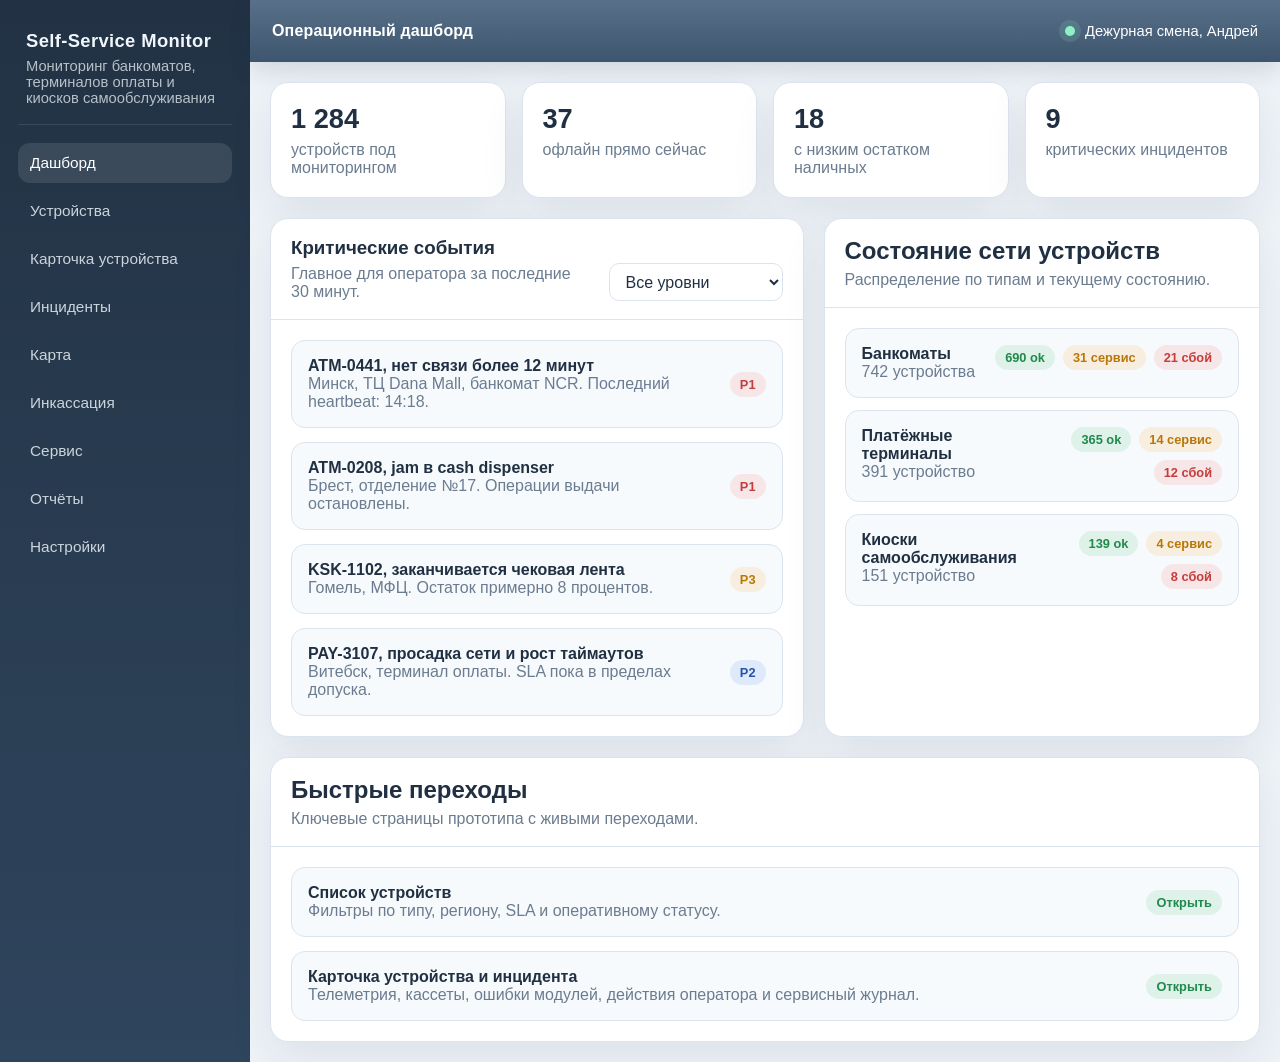
<file: index.html>
<!DOCTYPE html>
<html lang="ru">
<head>
  <meta charset="UTF-8" />
  <meta name="viewport" content="width=device-width, initial-scale=1.0" />
  <title>Self-Service Monitor, дашборд устройств</title>
  <meta name="description" content="Прототип системы мониторинга банкоматов, платежных терминалов и киосков самообслуживания." />
  <link rel="stylesheet" href="styles.css" />
</head>
<body>
  <div class="app">
    <aside class="sidebar">
      <div class="brand">
        <strong>Self-Service Monitor</strong>
        <span>Мониторинг банкоматов, терминалов оплаты и киосков самообслуживания</span>
      </div>

      <nav class="menu">
        <a href="index.html" class="active">Дашборд</a>
        <a href="devices.html">Устройства</a>
        <a href="device.html">Карточка устройства</a>
        <a href="#">Инциденты</a>
        <a href="#">Карта</a>
        <a href="#">Инкассация</a>
        <a href="#">Сервис</a>
        <a href="#">Отчёты</a>
        <a href="#">Настройки</a>
      </nav>
    </aside>

    <div class="main">
      <header class="topbar">
        <strong>Операционный дашборд</strong>
        <div class="user">
          <span class="dot"></span>
          <span>Дежурная смена, Андрей</span>
        </div>
      </header>

      <main class="content">
        <section class="stats-grid">
          <article class="card stat-card clickable-card" data-href="devices.html?filter=all">
            <strong>1 284</strong>
            <span class="muted">устройств под мониторингом</span>
          </article>
          <article class="card stat-card clickable-card" data-href="devices.html?filter=offline">
            <strong>37</strong>
            <span class="muted">офлайн прямо сейчас</span>
          </article>
          <article class="card stat-card clickable-card" data-href="devices.html?filter=cashlow">
            <strong>18</strong>
            <span class="muted">с низким остатком наличных</span>
          </article>
          <article class="card stat-card clickable-card" data-href="devices.html?filter=alerts">
            <strong>9</strong>
            <span class="muted">критических инцидентов</span>
          </article>
        </section>

        <section class="layout-2">
          <article class="card">
            <div class="card-head">
              <div>
                <h1>Критические события</h1>
                <p class="page-lead">Главное для оператора за последние 30 минут.</p>
              </div>
              <div class="toolbar">
                <select class="select" id="eventSeverityFilter">
                  <option value="all">Все уровни</option>
                  <option value="critical">Критичные</option>
                  <option value="warning">Предупреждения</option>
                </select>
              </div>
            </div>

            <div class="panel-list" id="eventList">
              <a class="panel-item event-item" href="device.html?id=ATM-0441" data-severity="critical">
                <div>
                  <strong>ATM-0441, нет связи более 12 минут</strong>
                  <div class="muted">Минск, ТЦ Dana Mall, банкомат NCR. Последний heartbeat: 14:18.</div>
                </div>
                <span class="status-chip danger">P1</span>
              </a>
              <a class="panel-item event-item" href="device.html?id=ATM-0208" data-severity="critical">
                <div>
                  <strong>ATM-0208, jam в cash dispenser</strong>
                  <div class="muted">Брест, отделение №17. Операции выдачи остановлены.</div>
                </div>
                <span class="status-chip danger">P1</span>
              </a>
              <a class="panel-item event-item" href="device.html?id=KSK-1102" data-severity="warning">
                <div>
                  <strong>KSK-1102, заканчивается чековая лента</strong>
                  <div class="muted">Гомель, МФЦ. Остаток примерно 8 процентов.</div>
                </div>
                <span class="status-chip pause">P3</span>
              </a>
              <a class="panel-item event-item" href="device.html?id=PAY-3107" data-severity="warning">
                <div>
                  <strong>PAY-3107, просадка сети и рост таймаутов</strong>
                  <div class="muted">Витебск, терминал оплаты. SLA пока в пределах допуска.</div>
                </div>
                <span class="status-chip blue">P2</span>
              </a>
            </div>
          </article>

          <article class="card">
            <div class="card-head">
              <div>
                <h2>Состояние сети устройств</h2>
                <p>Распределение по типам и текущему состоянию.</p>
              </div>
            </div>

            <div class="panel-list compact-panels">
              <div class="panel-item stat-line">
                <div>
                  <strong>Банкоматы</strong>
                  <div class="muted">742 устройства</div>
                </div>
                <div class="mini-badges">
                  <span class="status-chip active">690 ok</span>
                  <span class="status-chip pause">31 сервис</span>
                  <span class="status-chip danger">21 сбой</span>
                </div>
              </div>
              <div class="panel-item stat-line">
                <div>
                  <strong>Платёжные терминалы</strong>
                  <div class="muted">391 устройство</div>
                </div>
                <div class="mini-badges">
                  <span class="status-chip active">365 ok</span>
                  <span class="status-chip pause">14 сервис</span>
                  <span class="status-chip danger">12 сбой</span>
                </div>
              </div>
              <div class="panel-item stat-line">
                <div>
                  <strong>Киоски самообслуживания</strong>
                  <div class="muted">151 устройство</div>
                </div>
                <div class="mini-badges">
                  <span class="status-chip active">139 ok</span>
                  <span class="status-chip pause">4 сервис</span>
                  <span class="status-chip danger">8 сбой</span>
                </div>
              </div>
            </div>
          </article>
        </section>

        <section class="card">
          <div class="card-head">
            <div>
              <h2>Быстрые переходы</h2>
              <p>Ключевые страницы прототипа с живыми переходами.</p>
            </div>
          </div>
          <div class="panel-list">
            <a class="panel-item" href="devices.html">
              <div>
                <strong>Список устройств</strong>
                <div class="muted">Фильтры по типу, региону, SLA и оперативному статусу.</div>
              </div>
              <span class="status-chip active">Открыть</span>
            </a>
            <a class="panel-item" href="device.html?id=ATM-0441">
              <div>
                <strong>Карточка устройства и инцидента</strong>
                <div class="muted">Телеметрия, кассеты, ошибки модулей, действия оператора и сервисный журнал.</div>
              </div>
              <span class="status-chip active">Открыть</span>
            </a>
          </div>
        </section>
      </main>
    </div>
  </div>
  <script src="app.js"></script>
</body>
</html>
</file>
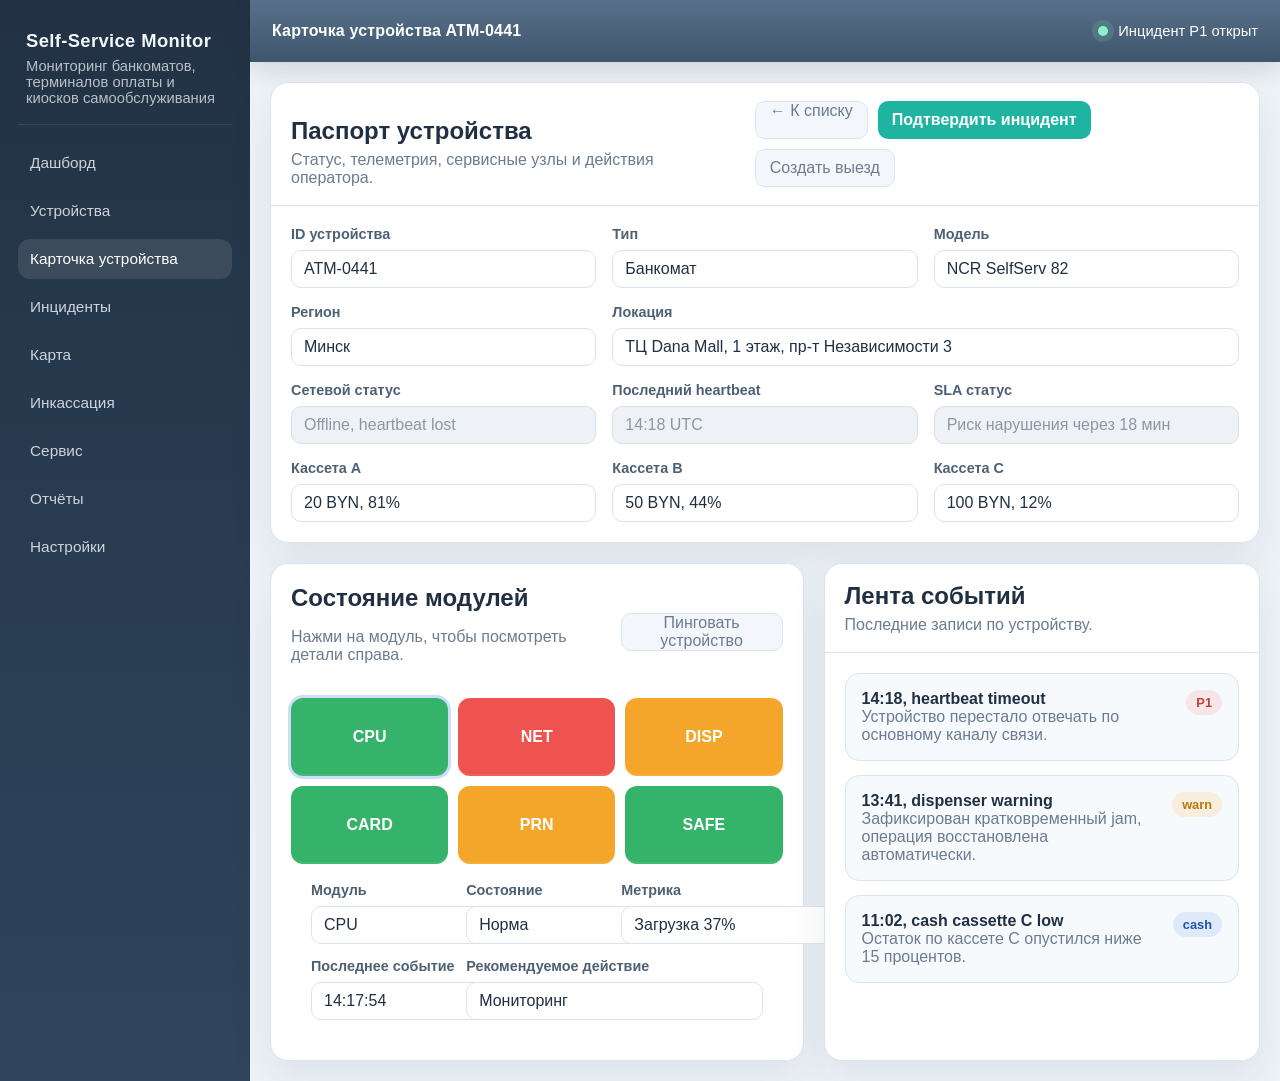
<file: device.html>
<!DOCTYPE html>
<html lang="ru">
<head>
  <meta charset="UTF-8" />
  <meta name="viewport" content="width=device-width, initial-scale=1.0" />
  <title>Self-Service Monitor, карточка устройства</title>
  <meta name="description" content="Карточка банкомата или устройства самообслуживания с телеметрией и действиями." />
  <link rel="stylesheet" href="styles.css" />
</head>
<body>
  <div class="app">
    <aside class="sidebar">
      <div class="brand">
        <strong>Self-Service Monitor</strong>
        <span>Мониторинг банкоматов, терминалов оплаты и киосков самообслуживания</span>
      </div>

      <nav class="menu">
        <a href="index.html">Дашборд</a>
        <a href="devices.html">Устройства</a>
        <a href="device.html" class="active">Карточка устройства</a>
        <a href="#">Инциденты</a>
        <a href="#">Карта</a>
        <a href="#">Инкассация</a>
        <a href="#">Сервис</a>
        <a href="#">Отчёты</a>
        <a href="#">Настройки</a>
      </nav>
    </aside>

    <div class="main">
      <header class="topbar">
        <strong>Карточка устройства ATM-0441</strong>
        <div class="user">
          <span class="dot"></span>
          <span>Инцидент P1 открыт</span>
        </div>
      </header>

      <main class="content">
        <section class="card">
          <div class="card-head">
            <div>
              <h1>Паспорт устройства</h1>
              <p class="page-lead">Статус, телеметрия, сервисные узлы и действия оператора.</p>
            </div>
            <div class="toolbar">
              <a class="small-button" href="devices.html">← К списку</a>
              <button class="button" id="ackButton">Подтвердить инцидент</button>
              <button class="small-button">Создать выезд</button>
            </div>
          </div>

          <div class="form-grid">
            <div class="field">
              <label>ID устройства</label>
              <input class="input" value="ATM-0441" />
            </div>
            <div class="field">
              <label>Тип</label>
              <input class="input" value="Банкомат" />
            </div>
            <div class="field">
              <label>Модель</label>
              <input class="input" value="NCR SelfServ 82" />
            </div>

            <div class="field">
              <label>Регион</label>
              <input class="input" value="Минск" />
            </div>
            <div class="field field--wide">
              <label>Локация</label>
              <input class="input" value="ТЦ Dana Mall, 1 этаж, пр-т Независимости 3" />
            </div>

            <div class="field">
              <label>Сетевой статус</label>
              <input class="input is-disabled" value="Offline, heartbeat lost" disabled />
            </div>
            <div class="field">
              <label>Последний heartbeat</label>
              <input class="input is-disabled" value="14:18 UTC" disabled />
            </div>
            <div class="field">
              <label>SLA статус</label>
              <input class="input is-disabled" value="Риск нарушения через 18 мин" disabled />
            </div>

            <div class="field">
              <label>Кассета A</label>
              <input class="input" value="20 BYN, 81%" />
            </div>
            <div class="field">
              <label>Кассета B</label>
              <input class="input" value="50 BYN, 44%" />
            </div>
            <div class="field">
              <label>Кассета C</label>
              <input class="input" value="100 BYN, 12%" />
            </div>
          </div>
        </section>

        <section class="layout-2">
          <article class="card locker-card">
            <div class="locker-meta">
              <div>
                <h2 class="locker-title">Состояние модулей</h2>
                <p class="muted">Нажми на модуль, чтобы посмотреть детали справа.</p>
              </div>
              <button class="small-button" id="pingButton">Пинговать устройство</button>
            </div>

            <div class="module-grid">
              <div class="cell green is-selected" data-module="CPU" data-state="Норма" data-metric="Загрузка 37%" data-last="14:17:54" data-action="Мониторинг" >CPU</div>
              <div class="cell red" data-module="NET" data-state="Потеря связи" data-metric="Нет heartbeat 12 мин" data-last="14:18:03" data-action="Проверить канал / VPN">NET</div>
              <div class="cell orange" data-module="DISP" data-state="Деградация" data-metric="1 jam за сутки" data-last="13:41:10" data-action="Нужен осмотр узла выдачи">DISP</div>
              <div class="cell green" data-module="CARD" data-state="Норма" data-metric="Ошибок нет" data-last="14:17:51" data-action="Мониторинг">CARD</div>
              <div class="cell orange" data-module="PRN" data-state="Расходник" data-metric="Лента 23%" data-last="14:16:09" data-action="Заложить в выезд">PRN</div>
              <div class="cell green" data-module="SAFE" data-state="Норма" data-metric="Датчики ок" data-last="14:17:45" data-action="Мониторинг">SAFE</div>
            </div>

            <div class="detail-grid no-top-padding">
              <div class="field">
                <label>Модуль</label>
                <input class="input" data-field="module" value="CPU" />
              </div>
              <div class="field">
                <label>Состояние</label>
                <input class="input" data-field="state" value="Норма" />
              </div>
              <div class="field">
                <label>Метрика</label>
                <input class="input" data-field="metric" value="Загрузка 37%" />
              </div>
              <div class="field">
                <label>Последнее событие</label>
                <input class="input" data-field="last" value="14:17:54" />
              </div>
              <div class="field field--wide">
                <label>Рекомендуемое действие</label>
                <input class="input" data-field="action" value="Мониторинг" />
              </div>
            </div>
          </article>

          <article class="card">
            <div class="card-head">
              <div>
                <h2>Лента событий</h2>
                <p>Последние записи по устройству.</p>
              </div>
            </div>
            <div class="panel-list" id="timeline">
              <div class="panel-item timeline-item acknowledged-target">
                <div>
                  <strong>14:18, heartbeat timeout</strong>
                  <div class="muted">Устройство перестало отвечать по основному каналу связи.</div>
                </div>
                <span class="status-chip danger" id="incidentBadge">P1</span>
              </div>
              <div class="panel-item timeline-item">
                <div>
                  <strong>13:41, dispenser warning</strong>
                  <div class="muted">Зафиксирован кратковременный jam, операция восстановлена автоматически.</div>
                </div>
                <span class="status-chip pause">warn</span>
              </div>
              <div class="panel-item timeline-item">
                <div>
                  <strong>11:02, cash cassette C low</strong>
                  <div class="muted">Остаток по кассете C опустился ниже 15 процентов.</div>
                </div>
                <span class="status-chip blue">cash</span>
              </div>
            </div>
          </article>
        </section>
      </main>
    </div>
  </div>
  <script src="app.js"></script>
</body>
</html>
</file>
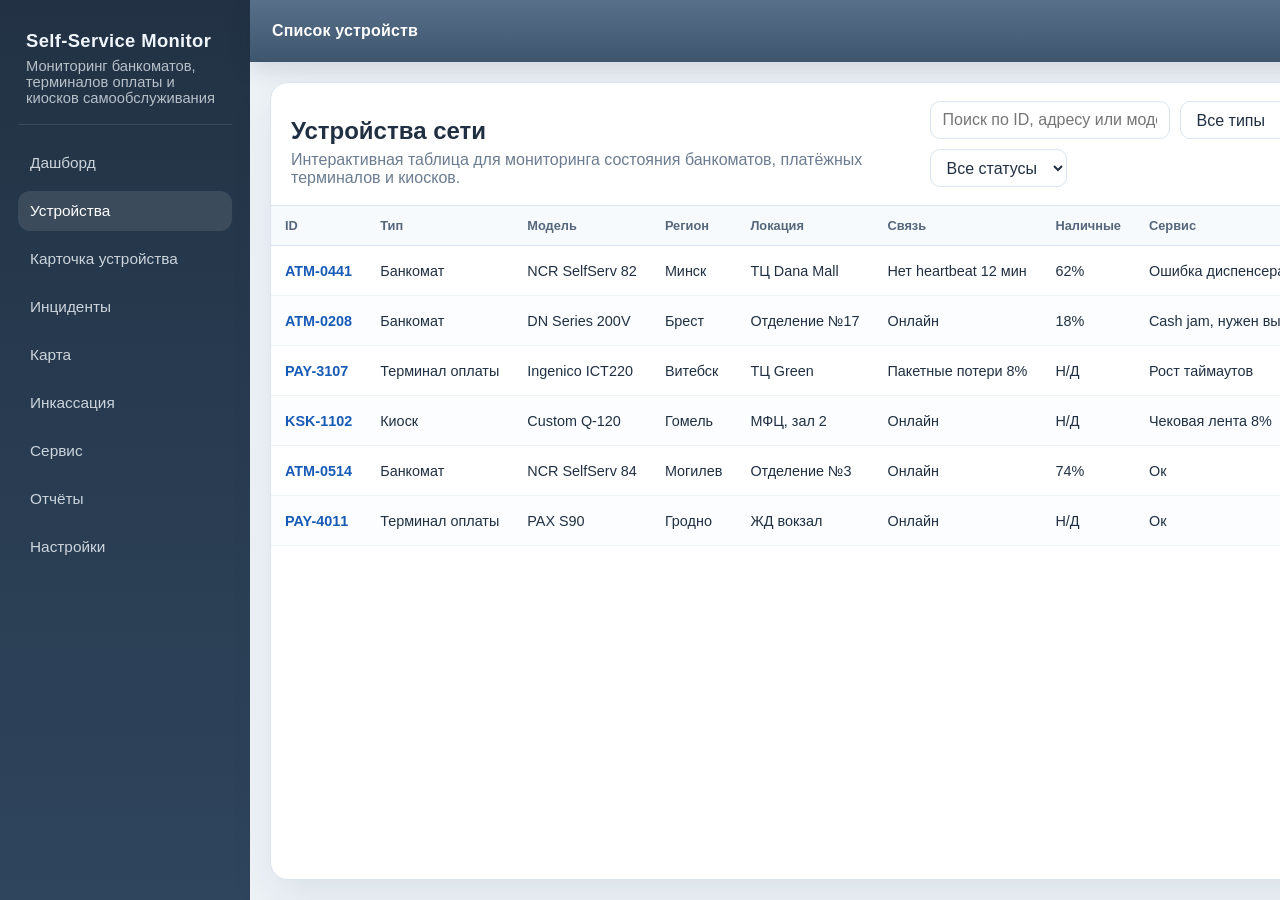
<file: devices.html>
<!DOCTYPE html>
<html lang="ru">
<head>
  <meta charset="UTF-8" />
  <meta name="viewport" content="width=device-width, initial-scale=1.0" />
  <title>Self-Service Monitor, список устройств</title>
  <meta name="description" content="Кликабельный список банкоматов и устройств самообслуживания." />
  <link rel="stylesheet" href="styles.css" />
</head>
<body>
  <div class="app">
    <aside class="sidebar">
      <div class="brand">
        <strong>Self-Service Monitor</strong>
        <span>Мониторинг банкоматов, терминалов оплаты и киосков самообслуживания</span>
      </div>

      <nav class="menu">
        <a href="index.html">Дашборд</a>
        <a href="devices.html" class="active">Устройства</a>
        <a href="device.html">Карточка устройства</a>
        <a href="#">Инциденты</a>
        <a href="#">Карта</a>
        <a href="#">Инкассация</a>
        <a href="#">Сервис</a>
        <a href="#">Отчёты</a>
        <a href="#">Настройки</a>
      </nav>
    </aside>

    <div class="main">
      <header class="topbar">
        <strong>Список устройств</strong>
        <div class="user">
          <span class="dot"></span>
          <span>NOC console</span>
        </div>
      </header>

      <main class="content">
        <section class="card">
          <div class="card-head">
            <div>
              <h1>Устройства сети</h1>
              <p class="page-lead">Интерактивная таблица для мониторинга состояния банкоматов, платёжных терминалов и киосков.</p>
            </div>
            <div class="toolbar">
              <input class="search" id="deviceSearch" placeholder="Поиск по ID, адресу или модели" />
              <select class="select" id="deviceTypeFilter">
                <option value="all">Все типы</option>
                <option value="atm">Банкоматы</option>
                <option value="payment">Терминалы оплаты</option>
                <option value="kiosk">Киоски</option>
              </select>
              <select class="select" id="deviceStatusFilter">
                <option value="all">Все статусы</option>
                <option value="online">Онлайн</option>
                <option value="warning">Внимание</option>
                <option value="offline">Офлайн</option>
              </select>
            </div>
          </div>

          <div class="table-wrap">
            <table>
              <thead>
                <tr>
                  <th>ID</th>
                  <th>Тип</th>
                  <th>Модель</th>
                  <th>Регион</th>
                  <th>Локация</th>
                  <th>Связь</th>
                  <th>Наличные</th>
                  <th>Сервис</th>
                  <th>Статус</th>
                </tr>
              </thead>
              <tbody id="deviceTableBody">
                <tr class="clickable-row" data-href="device.html?id=ATM-0441" data-type="atm" data-status="offline" data-search="atm-0441 минск dana mall ncr selfserv 82">
                  <td class="link-cell">ATM-0441</td>
                  <td>Банкомат</td>
                  <td>NCR SelfServ 82</td>
                  <td>Минск</td>
                  <td>ТЦ Dana Mall</td>
                  <td>Нет heartbeat 12 мин</td>
                  <td>62%</td>
                  <td>Ошибка диспенсера</td>
                  <td><span class="status-chip danger">Офлайн</span></td>
                </tr>
                <tr class="clickable-row" data-href="device.html?id=ATM-0208" data-type="atm" data-status="warning" data-search="atm-0208 брест diebold nixdorf отделение 17">
                  <td class="link-cell">ATM-0208</td>
                  <td>Банкомат</td>
                  <td>DN Series 200V</td>
                  <td>Брест</td>
                  <td>Отделение №17</td>
                  <td>Онлайн</td>
                  <td>18%</td>
                  <td>Cash jam, нужен выезд</td>
                  <td><span class="status-chip pause">Внимание</span></td>
                </tr>
                <tr class="clickable-row" data-href="device.html?id=PAY-3107" data-type="payment" data-status="warning" data-search="pay-3107 витебск ingenico ict220 таймауты">
                  <td class="link-cell">PAY-3107</td>
                  <td>Терминал оплаты</td>
                  <td>Ingenico ICT220</td>
                  <td>Витебск</td>
                  <td>ТЦ Green</td>
                  <td>Пакетные потери 8%</td>
                  <td>Н/Д</td>
                  <td>Рост таймаутов</td>
                  <td><span class="status-chip blue">Деградация</span></td>
                </tr>
                <tr class="clickable-row" data-href="device.html?id=KSK-1102" data-type="kiosk" data-status="warning" data-search="ksk-1102 гомель киоск мфц бумага чековая лента">
                  <td class="link-cell">KSK-1102</td>
                  <td>Киоск</td>
                  <td>Custom Q-120</td>
                  <td>Гомель</td>
                  <td>МФЦ, зал 2</td>
                  <td>Онлайн</td>
                  <td>Н/Д</td>
                  <td>Чековая лента 8%</td>
                  <td><span class="status-chip pause">Внимание</span></td>
                </tr>
                <tr class="clickable-row" data-href="device.html?id=ATM-0514" data-type="atm" data-status="online" data-search="atm-0514 могилев ncr selfserv 84 отделение 3">
                  <td class="link-cell">ATM-0514</td>
                  <td>Банкомат</td>
                  <td>NCR SelfServ 84</td>
                  <td>Могилев</td>
                  <td>Отделение №3</td>
                  <td>Онлайн</td>
                  <td>74%</td>
                  <td>Ок</td>
                  <td><span class="status-chip active">Онлайн</span></td>
                </tr>
                <tr class="clickable-row" data-href="device.html?id=PAY-4011" data-type="payment" data-status="online" data-search="pay-4011 гродно pax s90 вокзал">
                  <td class="link-cell">PAY-4011</td>
                  <td>Терминал оплаты</td>
                  <td>PAX S90</td>
                  <td>Гродно</td>
                  <td>ЖД вокзал</td>
                  <td>Онлайн</td>
                  <td>Н/Д</td>
                  <td>Ок</td>
                  <td><span class="status-chip active">Онлайн</span></td>
                </tr>
              </tbody>
            </table>
          </div>
        </section>
      </main>
    </div>
  </div>
  <script src="app.js"></script>
</body>
</html>
</file>
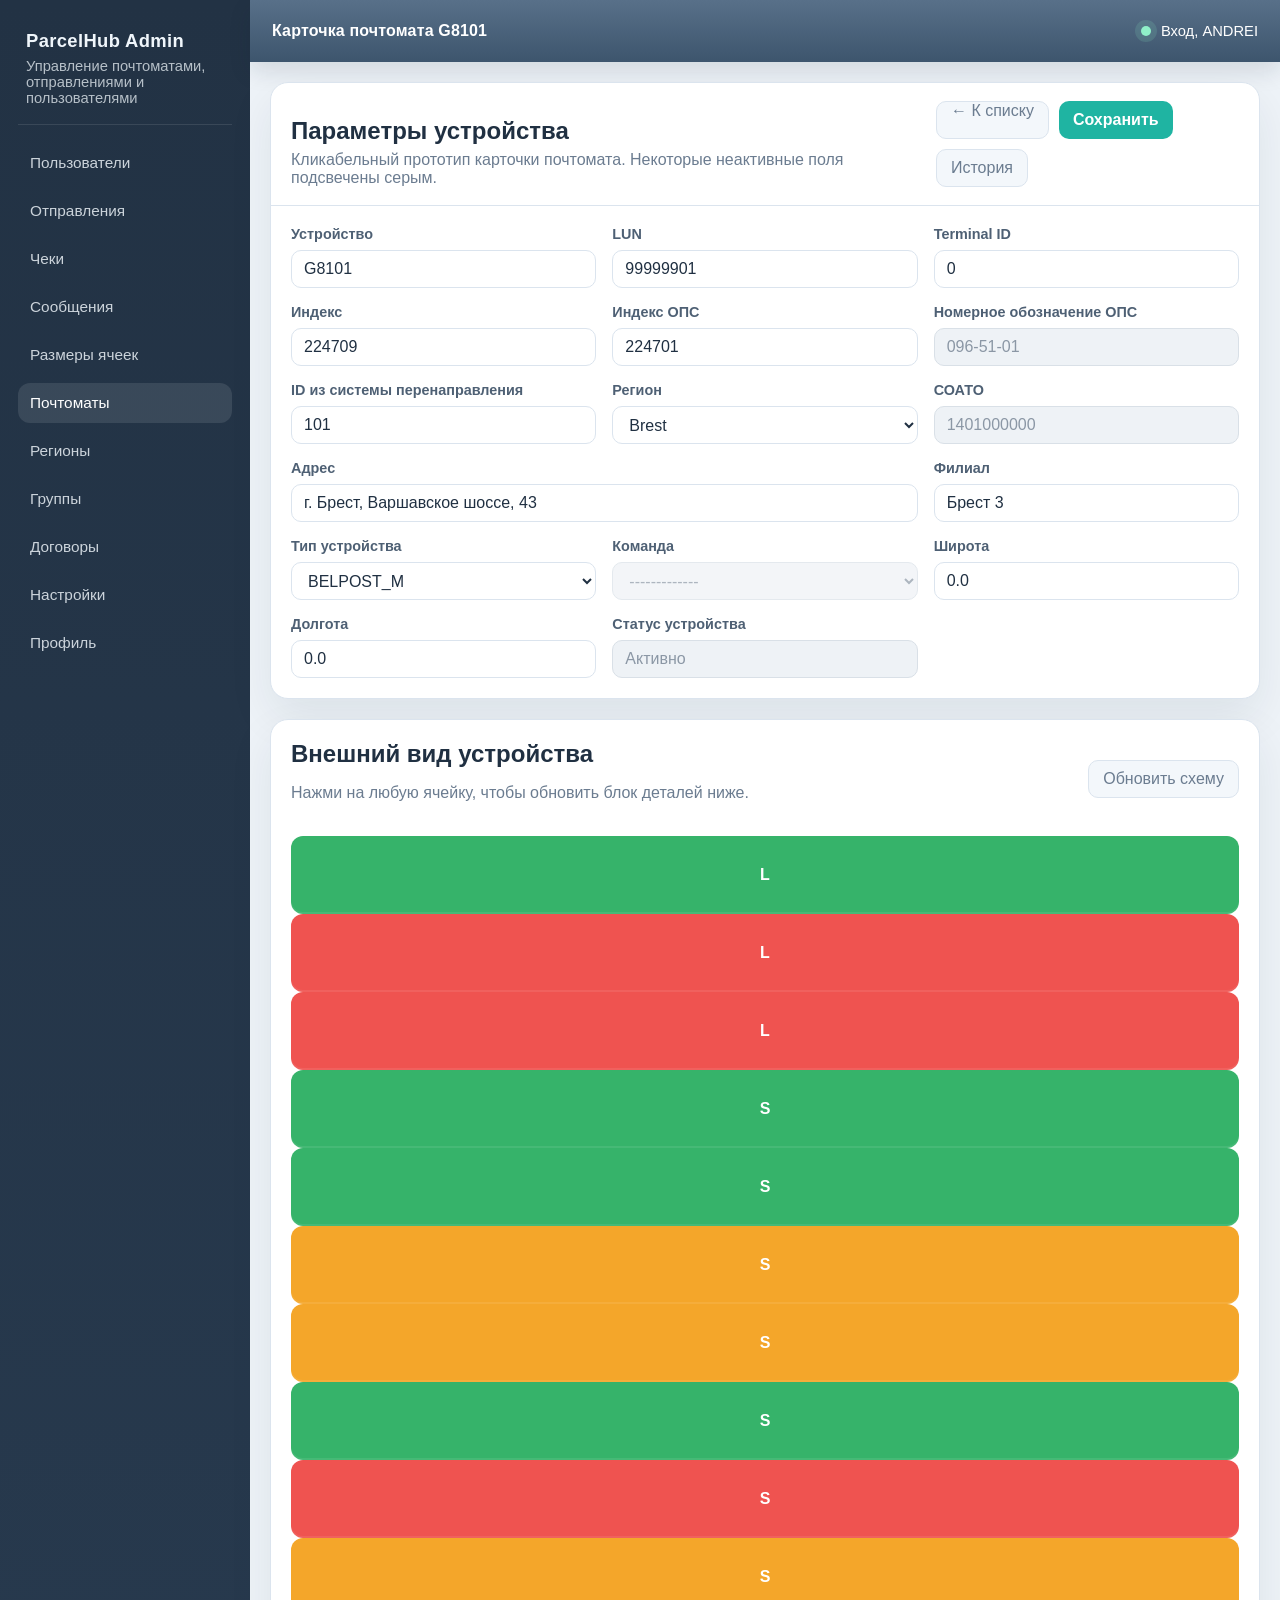
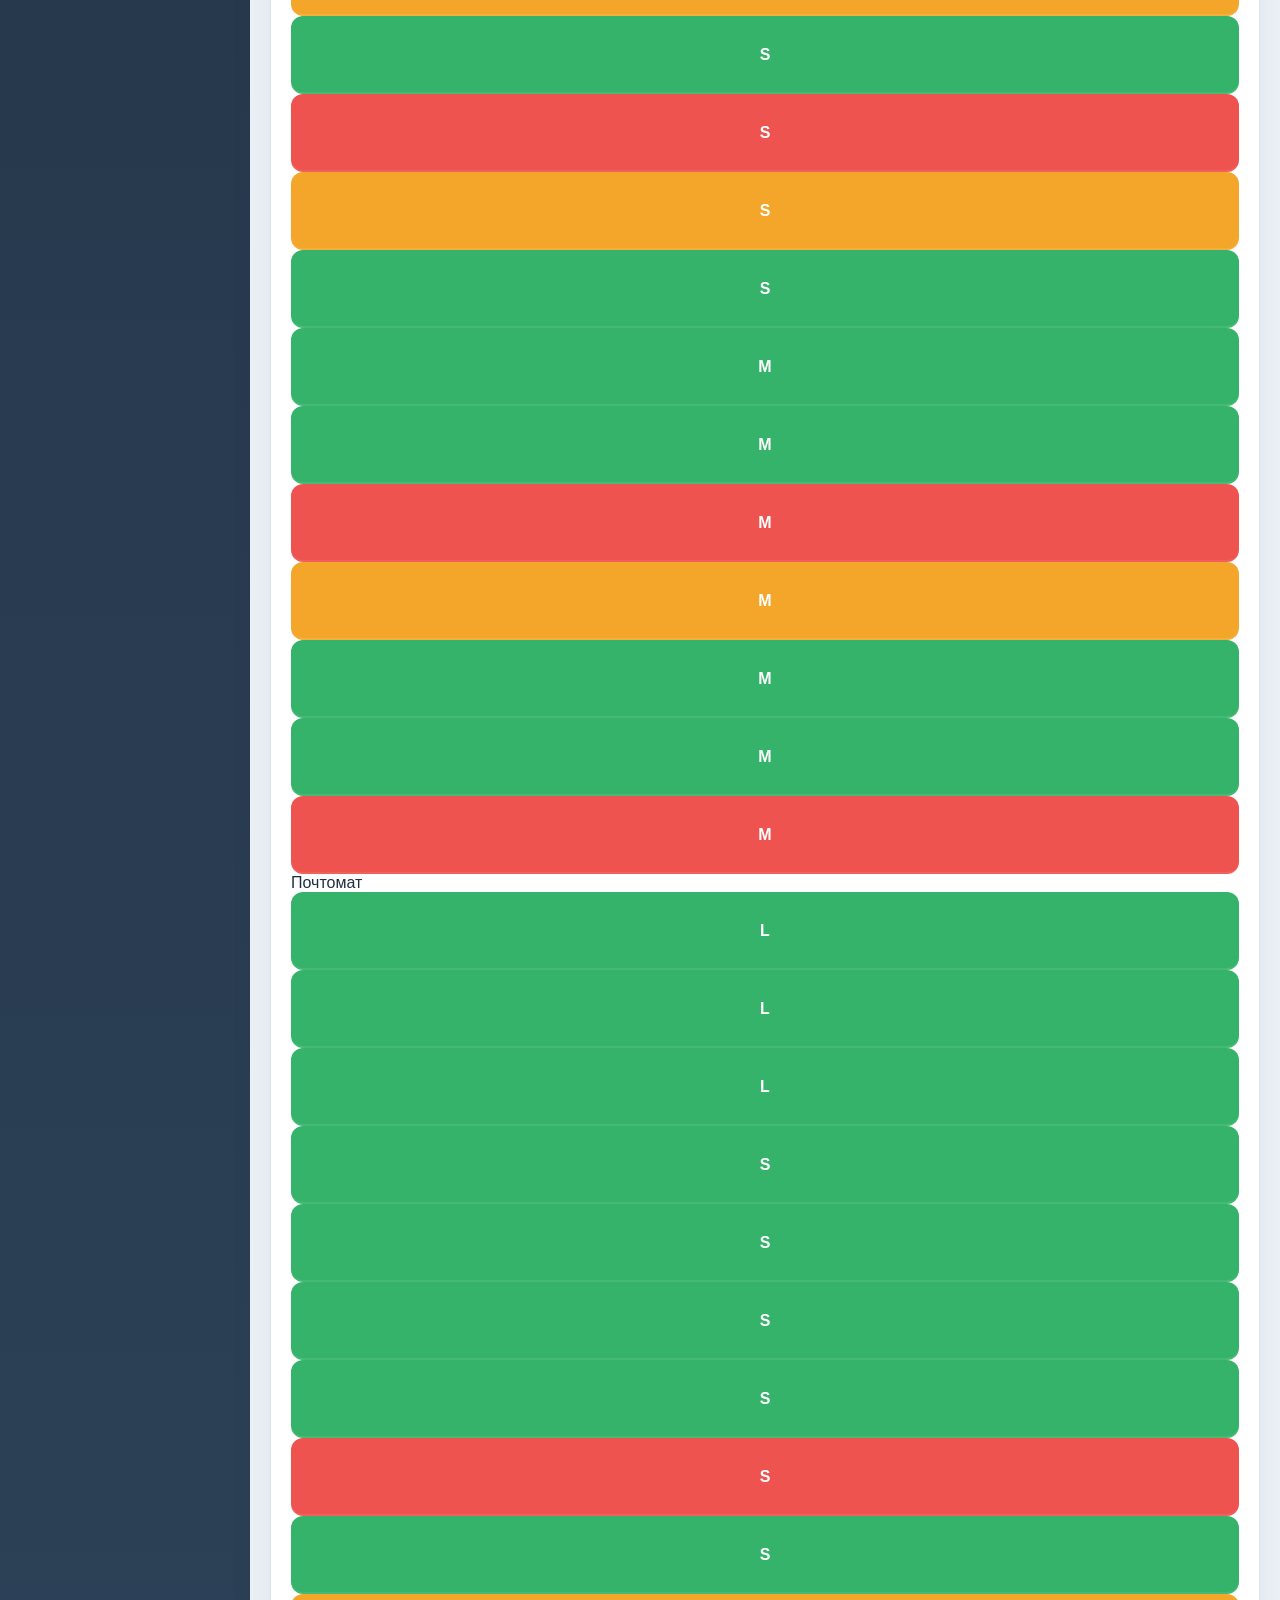
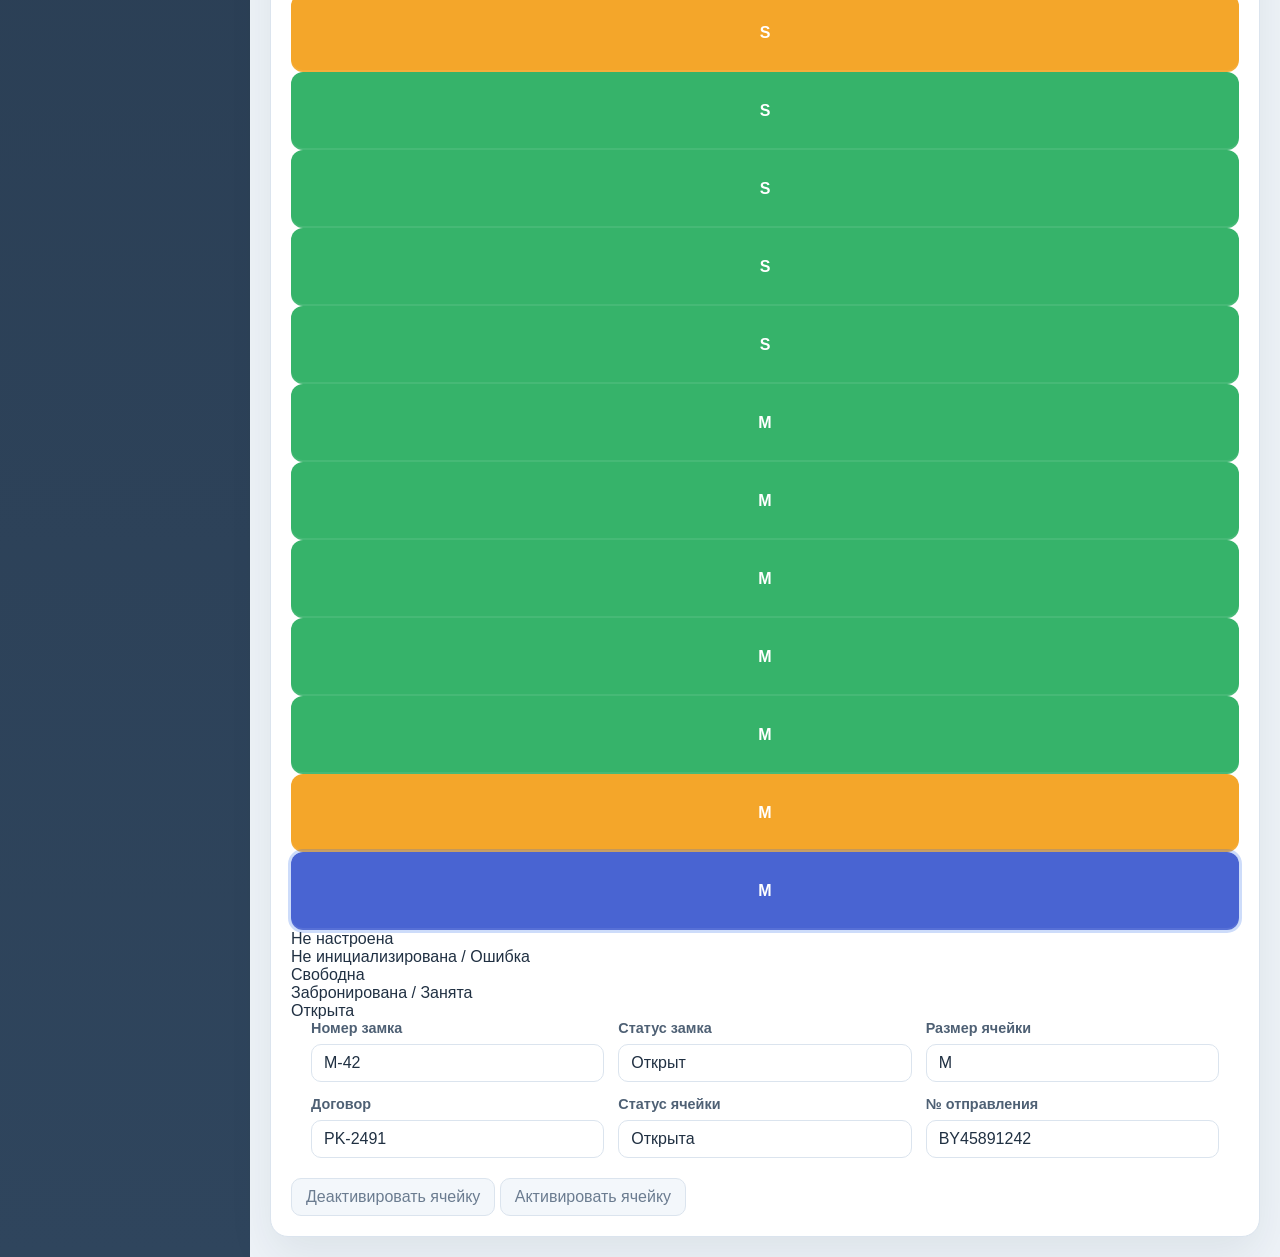
<file: locker.html>
<!DOCTYPE html>
<html lang="ru">
<head>
  <meta charset="UTF-8" />
  <meta name="viewport" content="width=device-width, initial-scale=1.0" />
  <title>ParcelHub Admin, карточка почтомата</title>
  <meta name="description" content="Детальная страница почтомата с кликабельной схемой ячеек." />
  <link rel="stylesheet" href="styles.css" />
</head>
<body>
  <div class="app">
    <aside class="sidebar">
      <div class="brand">
        <strong>ParcelHub Admin</strong>
        <span>Управление почтоматами, отправлениями и пользователями</span>
      </div>

      <nav class="menu">
        <a href="users.html">Пользователи</a>
        <a href="#">Отправления</a>
        <a href="#">Чеки</a>
        <a href="#">Сообщения</a>
        <a href="#">Размеры ячеек</a>
        <a href="index.html" class="active">Почтоматы</a>
        <a href="#">Регионы</a>
        <a href="#">Группы</a>
        <a href="#">Договоры</a>
        <a href="#">Настройки</a>
        <a href="#">Профиль</a>
      </nav>
    </aside>

    <div class="main">
      <header class="topbar">
        <strong>Карточка почтомата G8101</strong>
        <div class="user">
          <span class="dot"></span>
          <span>Вход, ANDREI</span>
        </div>
      </header>

      <main class="content">
        <section class="card">
          <div class="card-head">
            <div>
              <h1>Параметры устройства</h1>
              <p class="page-lead">Кликабельный прототип карточки почтомата. Некоторые неактивные поля подсвечены серым.</p>
            </div>
            <div class="toolbar">
              <a class="small-button" href="index.html">← К списку</a>
              <button class="button">Сохранить</button>
              <button class="small-button">История</button>
            </div>
          </div>

          <div class="form-grid">
            <div class="field">
              <label>Устройство</label>
              <input class="input" value="G8101" />
            </div>
            <div class="field">
              <label>LUN</label>
              <input class="input" value="99999901" />
            </div>
            <div class="field">
              <label>Terminal ID</label>
              <input class="input" value="0" />
            </div>

            <div class="field">
              <label>Индекс</label>
              <input class="input" value="224709" />
            </div>
            <div class="field">
              <label>Индекс ОПС</label>
              <input class="input" value="224701" />
            </div>
            <div class="field">
              <label>Номерное обозначение ОПС</label>
              <input class="input is-disabled" value="096-51-01" disabled />
            </div>

            <div class="field">
              <label>ID из системы перенаправления</label>
              <input class="input" value="101" />
            </div>
            <div class="field">
              <label>Регион</label>
              <select class="select"><option>Brest</option></select>
            </div>
            <div class="field">
              <label>СОАТО</label>
              <input class="input is-disabled" value="1401000000" disabled />
            </div>

            <div class="field field--wide">
              <label>Адрес</label>
              <input class="input" value="г. Брест, Варшавское шоссе, 43" />
            </div>

            <div class="field">
              <label>Филиал</label>
              <input class="input" value="Брест 3" />
            </div>
            <div class="field">
              <label>Тип устройства</label>
              <select class="select"><option>BELPOST_M</option></select>
            </div>
            <div class="field">
              <label>Команда</label>
              <select class="select is-disabled" disabled><option>-------------</option></select>
            </div>

            <div class="field">
              <label>Широта</label>
              <input class="input" value="0.0" />
            </div>
            <div class="field">
              <label>Долгота</label>
              <input class="input" value="0.0" />
            </div>
            <div class="field">
              <label>Статус устройства</label>
              <input class="input is-disabled" value="Активно" disabled />
            </div>
          </div>
        </section>

        <section class="card locker-card">
          <div class="locker-meta">
            <div>
              <h2 class="locker-title">Внешний вид устройства</h2>
              <p class="muted">Нажми на любую ячейку, чтобы обновить блок деталей ниже.</p>
            </div>
            <button class="small-button">Обновить схему</button>
          </div>

          <div class="locker-side">
            <div class="locker-grid">
              <div class="cell green" data-locker="L-01" data-lock-status="Исправен" data-size="L" data-contract="PK-2401" data-cell-status="Свободна" data-shipment="-">L</div>
              <div class="cell red" data-locker="L-02" data-lock-status="Ошибка" data-size="L" data-contract="PK-2402" data-cell-status="Не инициализирована" data-shipment="BY45890001">L</div>
              <div class="cell red" data-locker="L-03" data-lock-status="Ошибка" data-size="L" data-contract="PK-2403" data-cell-status="Ошибка" data-shipment="BY45890002">L</div>
              <div class="cell green" data-locker="S-04" data-lock-status="Исправен" data-size="S" data-contract="-" data-cell-status="Свободна" data-shipment="-">S</div>
              <div class="cell green" data-locker="S-05" data-lock-status="Исправен" data-size="S" data-contract="-" data-cell-status="Свободна" data-shipment="-">S</div>
              <div class="cell orange" data-locker="S-06" data-lock-status="Исправен" data-size="S" data-contract="PK-2480" data-cell-status="Занята" data-shipment="BY45891230">S</div>
              <div class="cell orange" data-locker="S-07" data-lock-status="Исправен" data-size="S" data-contract="PK-2481" data-cell-status="Забронирована" data-shipment="BY45891231">S</div>
              <div class="cell green" data-locker="S-08" data-lock-status="Исправен" data-size="S" data-contract="-" data-cell-status="Свободна" data-shipment="-">S</div>
              <div class="cell red" data-locker="S-09" data-lock-status="Ошибка" data-size="S" data-contract="PK-2482" data-cell-status="Ошибка" data-shipment="BY45891232">S</div>
              <div class="cell orange" data-locker="S-10" data-lock-status="Исправен" data-size="S" data-contract="PK-2483" data-cell-status="Занята" data-shipment="BY45891233">S</div>
              <div class="cell green" data-locker="S-11" data-lock-status="Исправен" data-size="S" data-contract="-" data-cell-status="Свободна" data-shipment="-">S</div>
              <div class="cell red" data-locker="S-12" data-lock-status="Ошибка" data-size="S" data-contract="PK-2484" data-cell-status="Не инициализирована" data-shipment="BY45891234">S</div>
              <div class="cell orange" data-locker="S-13" data-lock-status="Исправен" data-size="S" data-contract="PK-2485" data-cell-status="Занята" data-shipment="BY45891235">S</div>
              <div class="cell green" data-locker="S-14" data-lock-status="Исправен" data-size="S" data-contract="-" data-cell-status="Свободна" data-shipment="-">S</div>
              <div class="cell green" data-locker="M-15" data-lock-status="Исправен" data-size="M" data-contract="-" data-cell-status="Свободна" data-shipment="-">M</div>
              <div class="cell green" data-locker="M-16" data-lock-status="Исправен" data-size="M" data-contract="-" data-cell-status="Свободна" data-shipment="-">M</div>
              <div class="cell red" data-locker="M-17" data-lock-status="Ошибка" data-size="M" data-contract="PK-2486" data-cell-status="Ошибка" data-shipment="BY45891236">M</div>
              <div class="cell orange" data-locker="M-18" data-lock-status="Исправен" data-size="M" data-contract="PK-2481" data-cell-status="Занята" data-shipment="BY45891237">M</div>
              <div class="cell green" data-locker="M-19" data-lock-status="Исправен" data-size="M" data-contract="-" data-cell-status="Свободна" data-shipment="-">M</div>
              <div class="cell green" data-locker="M-20" data-lock-status="Исправен" data-size="M" data-contract="-" data-cell-status="Свободна" data-shipment="-">M</div>
              <div class="cell red" data-locker="M-21" data-lock-status="Ошибка" data-size="M" data-contract="PK-2487" data-cell-status="Ошибка" data-shipment="BY45891238">M</div>
            </div>

            <div class="terminal-preview">Почтомат</div>

            <div class="locker-grid">
              <div class="cell green" data-locker="L-22" data-lock-status="Исправен" data-size="L" data-contract="-" data-cell-status="Свободна" data-shipment="-">L</div>
              <div class="cell green" data-locker="L-23" data-lock-status="Исправен" data-size="L" data-contract="-" data-cell-status="Свободна" data-shipment="-">L</div>
              <div class="cell green" data-locker="L-24" data-lock-status="Исправен" data-size="L" data-contract="-" data-cell-status="Свободна" data-shipment="-">L</div>
              <div class="cell green" data-locker="S-25" data-lock-status="Исправен" data-size="S" data-contract="-" data-cell-status="Свободна" data-shipment="-">S</div>
              <div class="cell green" data-locker="S-26" data-lock-status="Исправен" data-size="S" data-contract="-" data-cell-status="Свободна" data-shipment="-">S</div>
              <div class="cell green" data-locker="S-27" data-lock-status="Исправен" data-size="S" data-contract="-" data-cell-status="Свободна" data-shipment="-">S</div>
              <div class="cell green" data-locker="S-28" data-lock-status="Исправен" data-size="S" data-contract="-" data-cell-status="Свободна" data-shipment="-">S</div>
              <div class="cell red" data-locker="S-29" data-lock-status="Ошибка" data-size="S" data-contract="PK-2488" data-cell-status="Ошибка" data-shipment="BY45891239">S</div>
              <div class="cell green" data-locker="S-30" data-lock-status="Исправен" data-size="S" data-contract="-" data-cell-status="Свободна" data-shipment="-">S</div>
              <div class="cell orange" data-locker="S-31" data-lock-status="Исправен" data-size="S" data-contract="PK-2489" data-cell-status="Забронирована" data-shipment="BY45891240">S</div>
              <div class="cell green" data-locker="S-32" data-lock-status="Исправен" data-size="S" data-contract="-" data-cell-status="Свободна" data-shipment="-">S</div>
              <div class="cell green" data-locker="S-33" data-lock-status="Исправен" data-size="S" data-contract="-" data-cell-status="Свободна" data-shipment="-">S</div>
              <div class="cell green" data-locker="S-34" data-lock-status="Исправен" data-size="S" data-contract="-" data-cell-status="Свободна" data-shipment="-">S</div>
              <div class="cell green" data-locker="S-35" data-lock-status="Исправен" data-size="S" data-contract="-" data-cell-status="Свободна" data-shipment="-">S</div>
              <div class="cell green" data-locker="M-36" data-lock-status="Исправен" data-size="M" data-contract="-" data-cell-status="Свободна" data-shipment="-">M</div>
              <div class="cell green" data-locker="M-37" data-lock-status="Исправен" data-size="M" data-contract="-" data-cell-status="Свободна" data-shipment="-">M</div>
              <div class="cell green" data-locker="M-38" data-lock-status="Исправен" data-size="M" data-contract="-" data-cell-status="Свободна" data-shipment="-">M</div>
              <div class="cell green" data-locker="M-39" data-lock-status="Исправен" data-size="M" data-contract="-" data-cell-status="Свободна" data-shipment="-">M</div>
              <div class="cell green" data-locker="M-40" data-lock-status="Исправен" data-size="M" data-contract="-" data-cell-status="Свободна" data-shipment="-">M</div>
              <div class="cell orange" data-locker="M-41" data-lock-status="Исправен" data-size="M" data-contract="PK-2490" data-cell-status="Занята" data-shipment="BY45891241">M</div>
              <div class="cell blue is-selected" data-locker="M-42" data-lock-status="Открыт" data-size="M" data-contract="PK-2491" data-cell-status="Открыта" data-shipment="BY45891242">M</div>
            </div>
          </div>

          <div class="legend">
            <div class="legend-item legend-gray">Не настроена</div>
            <div class="legend-item legend-red">Не инициализирована / Ошибка</div>
            <div class="legend-item legend-green">Свободна</div>
            <div class="legend-item legend-orange">Забронирована / Занята</div>
            <div class="legend-item legend-blue">Открыта</div>
          </div>

          <div class="detail-grid">
            <div class="field">
              <label>Номер замка</label>
              <input class="input" data-field="locker" value="M-42" />
            </div>
            <div class="field">
              <label>Статус замка</label>
              <input class="input" data-field="lockStatus" value="Открыт" />
            </div>
            <div class="field">
              <label>Размер ячейки</label>
              <input class="input" data-field="size" value="M" />
            </div>
            <div class="field">
              <label>Договор</label>
              <input class="input" data-field="contract" value="PK-2491" />
            </div>
            <div class="field">
              <label>Статус ячейки</label>
              <input class="input" data-field="cellStatus" value="Открыта" />
            </div>
            <div class="field">
              <label>№ отправления</label>
              <input class="input" data-field="shipment" value="BY45891242" />
            </div>
          </div>

          <div class="detail-actions">
            <button class="small-button danger-button">Деактивировать ячейку</button>
            <button class="small-button success-button">Активировать ячейку</button>
          </div>
        </section>
      </main>
    </div>
  </div>
  <script src="app.js"></script>
</body>
</html>
</file>
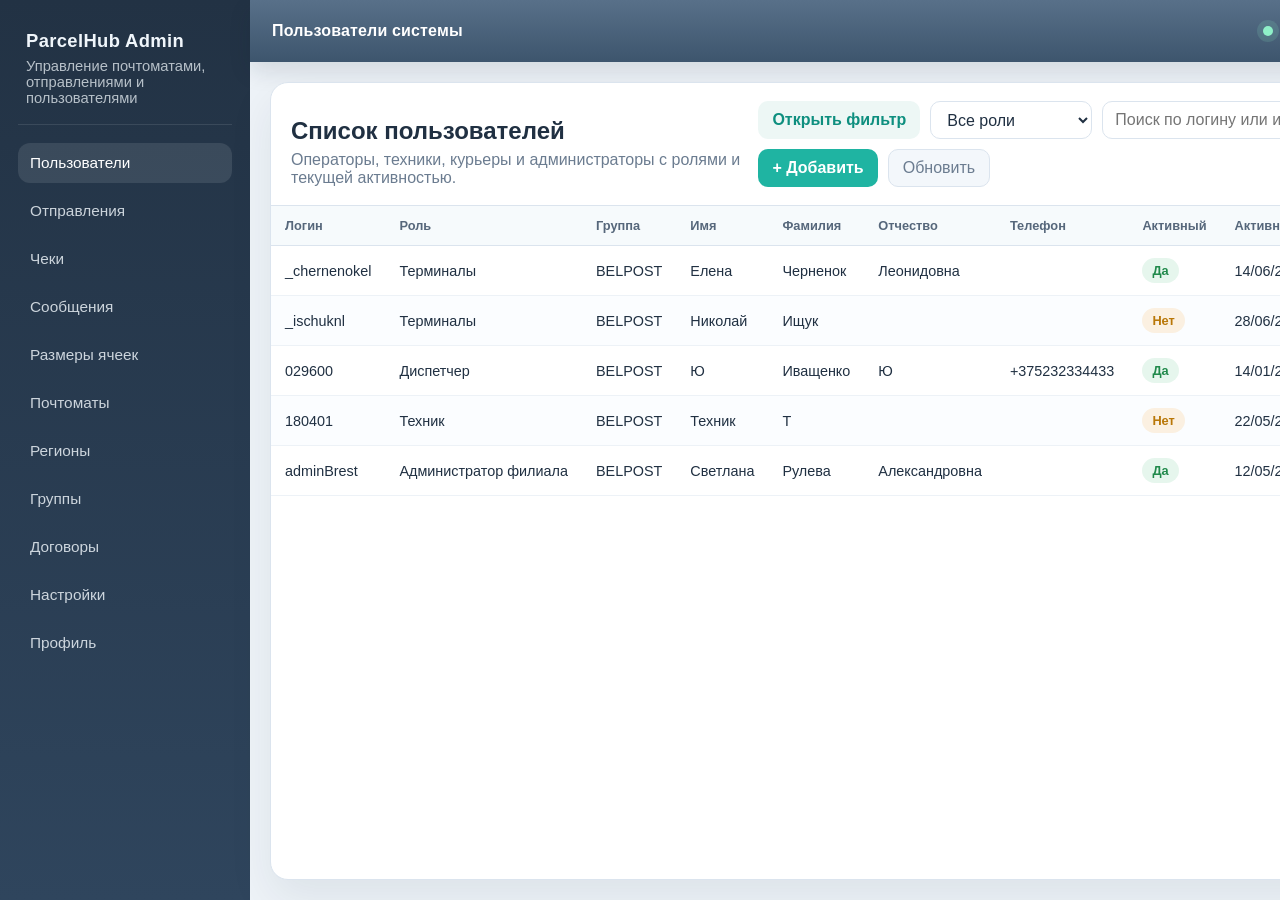
<file: users.html>
<!DOCTYPE html>
<html lang="ru">
<head>
  <meta charset="UTF-8" />
  <meta name="viewport" content="width=device-width, initial-scale=1.0" />
  <title>ParcelHub Admin, пользователи</title>
  <meta name="description" content="Прототип страницы пользователей для системы управления почтоматами." />
  <link rel="stylesheet" href="styles.css" />
</head>
<body>
  <div class="app">
    <aside class="sidebar">
      <div class="brand">
        <strong>ParcelHub Admin</strong>
        <span>Управление почтоматами, отправлениями и пользователями</span>
      </div>

      <nav class="menu">
        <a href="users.html" class="active">Пользователи</a>
        <a href="#">Отправления</a>
        <a href="#">Чеки</a>
        <a href="#">Сообщения</a>
        <a href="#">Размеры ячеек</a>
        <a href="index.html">Почтоматы</a>
        <a href="#">Регионы</a>
        <a href="#">Группы</a>
        <a href="#">Договоры</a>
        <a href="#">Настройки</a>
        <a href="#">Профиль</a>
      </nav>
    </aside>

    <div class="main">
      <header class="topbar">
        <strong>Пользователи системы</strong>
        <div class="user">
          <span class="dot"></span>
          <span>Вход, ANDREI</span>
        </div>
      </header>

      <main class="content">
        <section class="card">
          <div class="card-head">
            <div>
              <h1>Список пользователей</h1>
              <p class="page-lead">Операторы, техники, курьеры и администраторы с ролями и текущей активностью.</p>
            </div>
            <div class="toolbar">
              <button class="ghost-button">Открыть фильтр</button>
              <select class="select">
                <option>Все роли</option>
                <option>Терминалы</option>
                <option>Курьер</option>
                <option>Диспетчер</option>
                <option>Администратор</option>
              </select>
              <input class="search" placeholder="Поиск по логину или имени" />
              <button class="button">+ Добавить</button>
              <button class="small-button">Обновить</button>
            </div>
          </div>

          <div class="table-wrap">
            <table>
              <thead>
                <tr>
                  <th>Логин</th>
                  <th>Роль</th>
                  <th>Группа</th>
                  <th>Имя</th>
                  <th>Фамилия</th>
                  <th>Отчество</th>
                  <th>Телефон</th>
                  <th>Активный</th>
                  <th>Активность</th>
                </tr>
              </thead>
              <tbody>
                <tr>
                  <td>_chernenokel</td>
                  <td>Терминалы</td>
                  <td>BELPOST</td>
                  <td>Елена</td>
                  <td>Черненок</td>
                  <td>Леонидовна</td>
                  <td></td>
                  <td><span class="status-chip active">Да</span></td>
                  <td>14/06/2021 08:52:11</td>
                </tr>
                <tr>
                  <td>_ischuknl</td>
                  <td>Терминалы</td>
                  <td>BELPOST</td>
                  <td>Николай</td>
                  <td>Ищук</td>
                  <td></td>
                  <td></td>
                  <td><span class="status-chip pause">Нет</span></td>
                  <td>28/06/2021 15:29:21</td>
                </tr>
                <tr>
                  <td>029600</td>
                  <td>Диспетчер</td>
                  <td>BELPOST</td>
                  <td>Ю</td>
                  <td>Иващенко</td>
                  <td>Ю</td>
                  <td>+375232334433</td>
                  <td><span class="status-chip active">Да</span></td>
                  <td>14/01/2025 10:38:43</td>
                </tr>
                <tr>
                  <td>180401</td>
                  <td>Техник</td>
                  <td>BELPOST</td>
                  <td>Техник</td>
                  <td>Т</td>
                  <td></td>
                  <td></td>
                  <td><span class="status-chip pause">Нет</span></td>
                  <td>22/05/2024 14:00:22</td>
                </tr>
                <tr>
                  <td>adminBrest</td>
                  <td>Администратор филиала</td>
                  <td>BELPOST</td>
                  <td>Светлана</td>
                  <td>Рулева</td>
                  <td>Александровна</td>
                  <td></td>
                  <td><span class="status-chip active">Да</span></td>
                  <td>12/05/2026 07:31:17</td>
                </tr>
              </tbody>
            </table>
          </div>
        </section>
      </main>
    </div>
  </div>
</body>
</html>
</file>
<file: styles.css>
:root {
  --bg: #eef3f8;
  --sidebar: #223244;
  --sidebar-2: #2f455d;
  --topbar: #3d556d;
  --surface: #ffffff;
  --surface-soft: #f7fafc;
  --border: #dbe4ee;
  --text: #203042;
  --muted: #6b7c90;
  --accent: #1fb4a2;
  --accent-dark: #0e8f7f;
  --blue: #2f6feb;
  --green: #36b36a;
  --orange: #f4a62a;
  --red: #ef5350;
  --gray: #bcc7d2;
  --shadow: 0 18px 45px rgba(19, 35, 53, 0.08);
  --radius: 18px;
  --radius-sm: 12px;
}

* {
  box-sizing: border-box;
}

body {
  margin: 0;
  font-family: Inter, Arial, sans-serif;
  background: var(--bg);
  color: var(--text);
}

a {
  color: inherit;
  text-decoration: none;
}

button,
input,
select {
  font: inherit;
}

.app {
  min-height: 100vh;
  display: grid;
  grid-template-columns: 250px 1fr;
}

.sidebar {
  background: linear-gradient(180deg, var(--sidebar), var(--sidebar-2));
  color: #f0f6fb;
  padding: 20px 18px;
  display: flex;
  flex-direction: column;
  gap: 18px;
}

.brand {
  padding: 10px 8px 18px;
  border-bottom: 1px solid rgba(255,255,255,0.1);
}

.brand strong {
  display: block;
  font-size: 1.15rem;
  letter-spacing: 0.02em;
}

.brand span {
  display: block;
  margin-top: 6px;
  color: rgba(240, 246, 251, 0.72);
  font-size: 0.92rem;
}

.menu {
  display: grid;
  gap: 8px;
}

.menu a {
  padding: 11px 12px;
  border-radius: 12px;
  color: rgba(240, 246, 251, 0.82);
  transition: 0.2s ease;
  font-size: 0.96rem;
}

.menu a.active,
.menu a:hover {
  background: rgba(255, 255, 255, 0.1);
  color: #fff;
}

.main {
  min-width: 0;
  display: grid;
  grid-template-rows: 62px 1fr;
}

.topbar {
  background: linear-gradient(180deg, #587089, var(--topbar));
  color: #fff;
  display: flex;
  align-items: center;
  justify-content: space-between;
  padding: 0 22px;
  box-shadow: 0 10px 22px rgba(17, 33, 48, 0.12);
}

.topbar strong {
  font-size: 1rem;
  letter-spacing: 0.01em;
}

.topbar .user {
  display: inline-flex;
  align-items: center;
  gap: 10px;
  font-size: 0.92rem;
}

.dot {
  width: 10px;
  height: 10px;
  border-radius: 50%;
  background: #8ff0c8;
  box-shadow: 0 0 0 6px rgba(143, 240, 200, 0.14);
}

.content {
  padding: 20px;
  display: grid;
  gap: 20px;
}

.card {
  background: var(--surface);
  border: 1px solid var(--border);
  border-radius: var(--radius);
  box-shadow: var(--shadow);
}

.card-head {
  padding: 18px 20px;
  border-bottom: 1px solid var(--border);
  display: flex;
  justify-content: space-between;
  align-items: flex-end;
  gap: 16px;
}

.card-head h1,
.card-head h2,
.card-head h3,
.section-title,
.locker-title {
  margin: 0;
}

.card-head p,
.page-lead,
.muted {
  color: var(--muted);
}

.card-head p {
  margin: 6px 0 0;
}

.toolbar {
  display: flex;
  flex-wrap: wrap;
  gap: 10px;
  align-items: center;
}

.button,
.ghost-button,
.small-button {
  border: 0;
  border-radius: 10px;
  min-height: 38px;
  padding: 0 14px;
  cursor: pointer;
}

.button {
  background: var(--accent);
  color: #fff;
  font-weight: 700;
}

.button:disabled,
.small-button:disabled {
  opacity: 0.7;
  cursor: default;
}

.ghost-button {
  background: #edf7f5;
  color: var(--accent-dark);
  font-weight: 600;
}

.small-button {
  background: #f3f7fb;
  color: var(--muted);
  border: 1px solid var(--border);
}

.select,
.search,
.input {
  min-height: 38px;
  border-radius: 10px;
  border: 1px solid var(--border);
  background: #fff;
  color: var(--text);
  padding: 0 12px;
}

.search {
  min-width: 240px;
}

.input:disabled,
.select:disabled,
.input.is-disabled,
.select.is-disabled {
  background: #eef2f6;
  color: #8b97a5;
  border-color: #d9e0e7;
}

.table-wrap {
  overflow: auto;
  padding: 0 0 8px;
}

table {
  width: 100%;
  min-width: 980px;
  border-collapse: collapse;
  font-size: 0.9rem;
}

thead th {
  background: #f6fafc;
  color: #56677b;
  font-size: 0.8rem;
  font-weight: 700;
  text-align: left;
  padding: 12px 14px;
  border-bottom: 1px solid var(--border);
  white-space: nowrap;
}

tbody td {
  padding: 12px 14px;
  border-bottom: 1px solid #edf2f7;
  white-space: nowrap;
}

tbody tr:nth-child(even) {
  background: #fbfdff;
}

tbody tr:hover {
  background: #f0fbf8;
}

tr.clickable-row,
.clickable-card {
  cursor: pointer;
}

.status-chip {
  display: inline-flex;
  align-items: center;
  padding: 5px 10px;
  border-radius: 999px;
  font-size: 0.8rem;
  font-weight: 700;
}

.status-chip.active {
  background: rgba(54, 179, 106, 0.12);
  color: #218a4c;
}

.status-chip.pause {
  background: rgba(244, 166, 42, 0.14);
  color: #b97708;
}

.status-chip.blue {
  background: rgba(47, 111, 235, 0.12);
  color: #2353aa;
}

.status-chip.danger {
  background: rgba(239, 83, 80, 0.12);
  color: #c53d3a;
}

.layout-2 {
  display: grid;
  grid-template-columns: 1.1fr 0.9fr;
  gap: 20px;
}

.form-grid {
  padding: 20px;
  display: grid;
  grid-template-columns: repeat(3, minmax(0, 1fr));
  gap: 16px;
}

.field {
  display: grid;
  gap: 8px;
}

.field label {
  font-size: 0.9rem;
  color: #4e6074;
  font-weight: 600;
}

.field--wide {
  grid-column: span 2;
}

.stats-grid {
  display: grid;
  grid-template-columns: repeat(4, minmax(0, 1fr));
  gap: 16px;
}

.stat-card {
  padding: 20px;
}

.stat-card strong {
  display: block;
  font-size: 1.7rem;
  margin-bottom: 6px;
}

.link-cell {
  color: #185bb6;
  font-weight: 600;
}

.panel-list {
  padding: 20px;
  display: grid;
  gap: 14px;
}

.panel-item {
  display: flex;
  justify-content: space-between;
  align-items: center;
  gap: 12px;
  padding: 16px;
  border: 1px solid var(--border);
  border-radius: 14px;
  background: var(--surface-soft);
}

.compact-panels {
  gap: 12px;
}

.stat-line,
.timeline-item {
  align-items: flex-start;
}

.mini-badges {
  display: flex;
  gap: 8px;
  flex-wrap: wrap;
  justify-content: flex-end;
}

.locker-card {
  padding: 20px;
}

.locker-meta {
  display: flex;
  justify-content: space-between;
  align-items: center;
  gap: 12px;
  margin-bottom: 18px;
}

.module-grid {
  display: grid;
  grid-template-columns: repeat(3, minmax(0, 1fr));
  gap: 10px;
  margin-bottom: 18px;
}

.cell {
  min-height: 78px;
  border-radius: 12px;
  display: grid;
  place-items: center;
  font-weight: 800;
  color: #fff;
  box-shadow: inset 0 -2px 0 rgba(255,255,255,0.08);
  cursor: pointer;
  transition: transform 0.15s ease, box-shadow 0.15s ease;
}

.cell:hover {
  transform: translateY(-1px);
  box-shadow: inset 0 -2px 0 rgba(255,255,255,0.08), 0 8px 18px rgba(0,0,0,0.12);
}

.cell.is-selected {
  outline: 3px solid rgba(47, 111, 235, 0.24);
}

.cell.green { background: var(--green); }
.cell.red { background: var(--red); }
.cell.orange { background: var(--orange); }
.cell.gray { background: #c6ccd4; color: #2d3640; }
.cell.blue { background: #4964d2; }

.detail-grid {
  display: grid;
  grid-template-columns: repeat(3, minmax(0, 1fr));
  gap: 14px;
  padding: 0 20px 20px;
}

.no-top-padding {
  padding-top: 0;
}

@media (max-width: 1200px) {
  .layout-2,
  .form-grid,
  .detail-grid,
  .stats-grid,
  .module-grid {
    grid-template-columns: 1fr;
  }

  .field--wide {
    grid-column: auto;
  }
}

@media (max-width: 900px) {
  .app {
    grid-template-columns: 1fr;
  }

  .sidebar {
    padding: 14px;
  }

  .menu {
    grid-template-columns: 1fr 1fr;
  }
}

@media (max-width: 640px) {
  .content {
    padding: 10px;
  }

  .topbar {
    padding: 0 14px;
  }

  .card-head,
  .form-grid,
  .locker-card,
  .detail-grid,
  .panel-list {
    padding-left: 14px;
    padding-right: 14px;
  }

  .menu {
    grid-template-columns: 1fr;
  }

  .search {
    min-width: 100%;
  }
}
</file>
